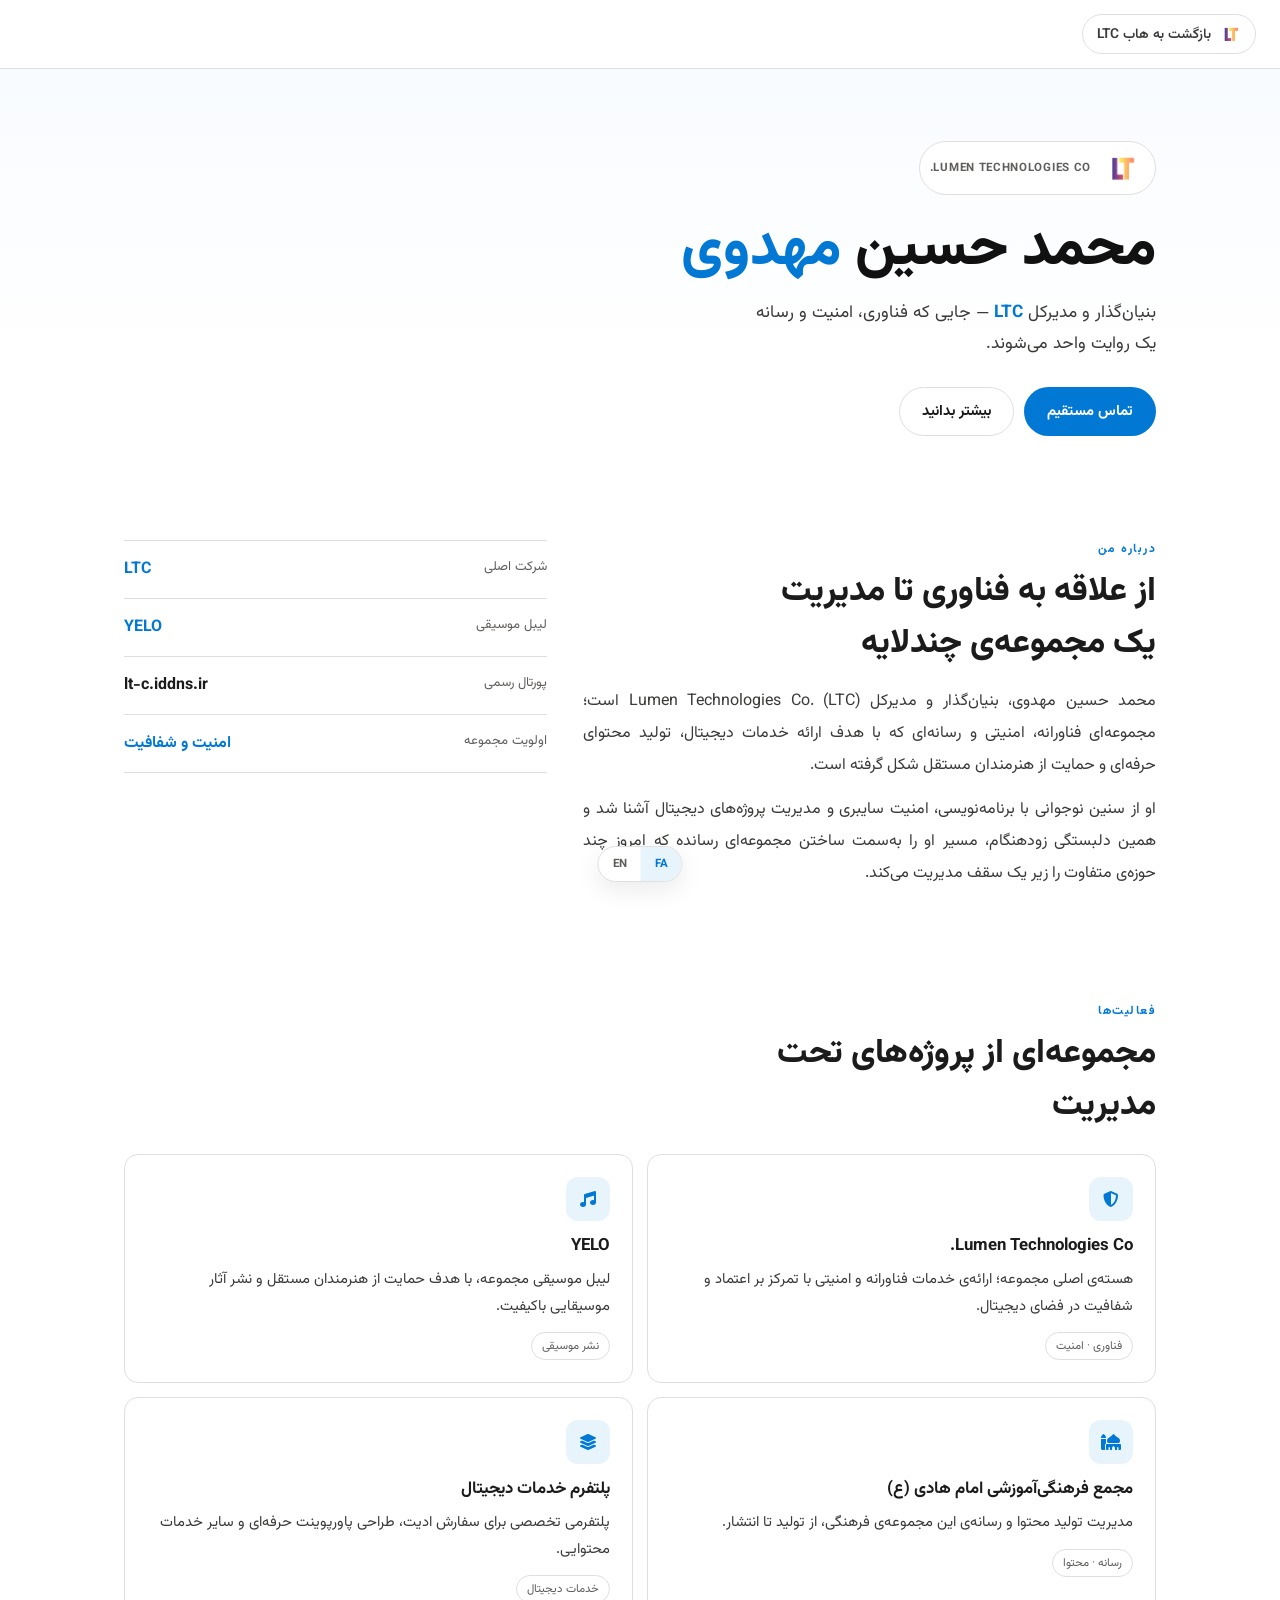
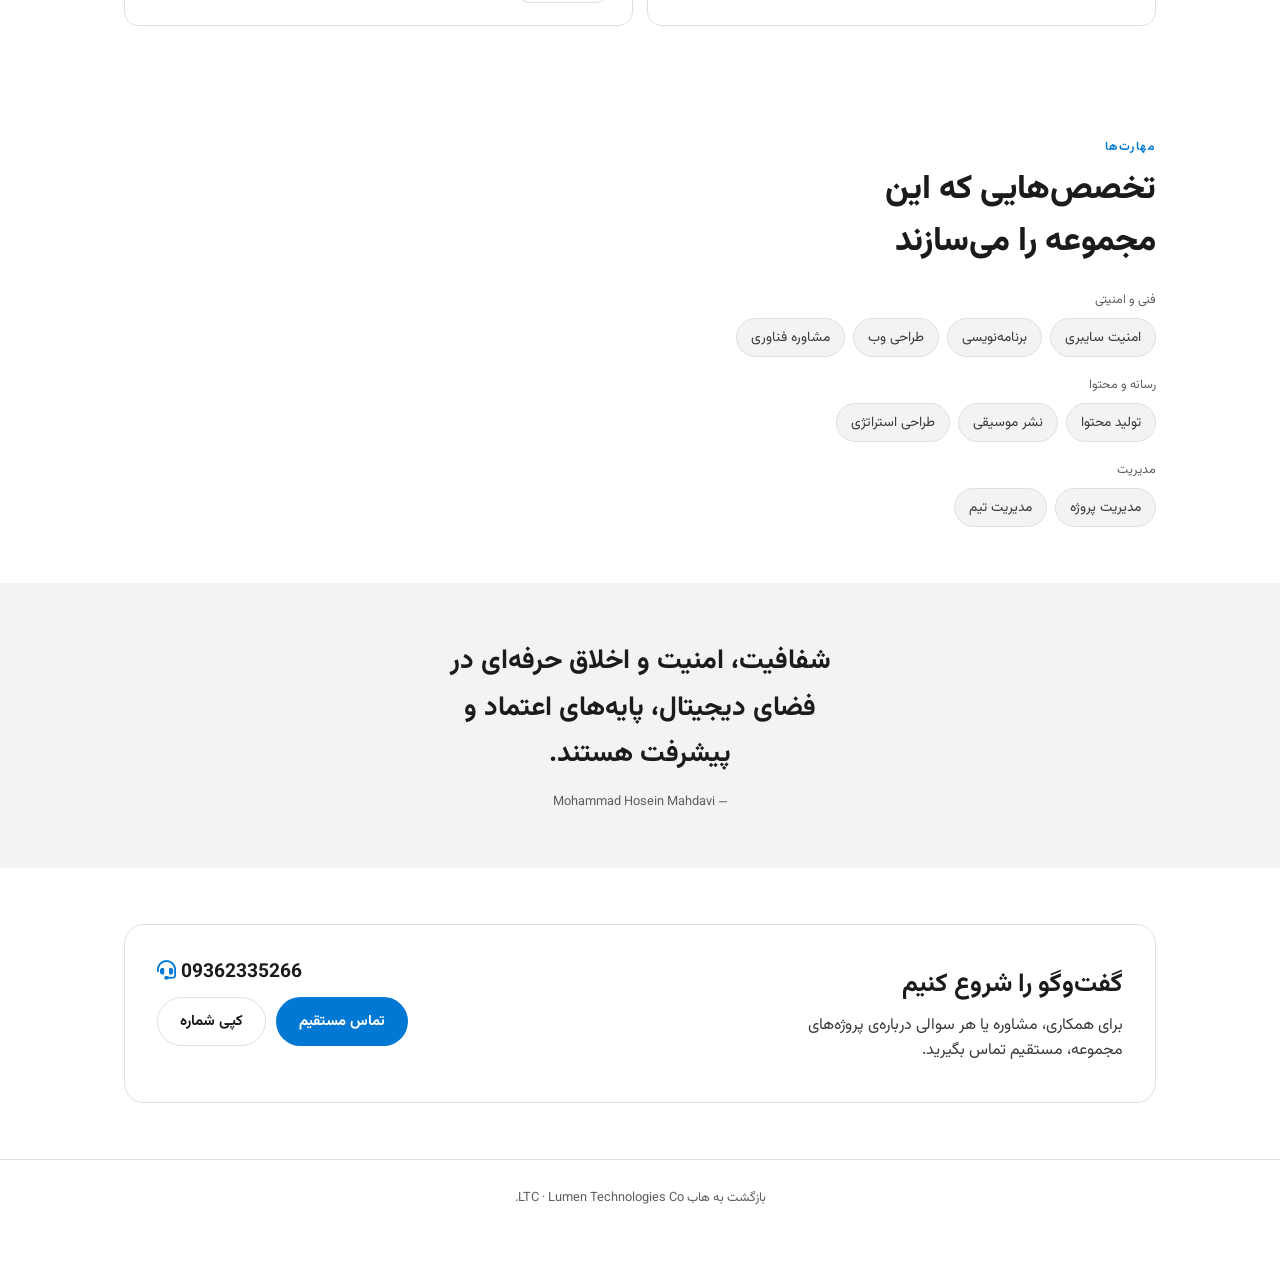
<file: index.html>
<!DOCTYPE html>
<html lang="fa" dir="rtl">
<head>
<meta charset="UTF-8">
<meta name="viewport" content="width=device-width, initial-scale=1.0">
<link rel="icon" href="logo.jpg">
<title>Mohammad Hosein Mahdavi | Lumen Technologies Co.</title>
<link rel="preconnect" href="https://fonts.googleapis.com">
<link rel="preconnect" href="https://fonts.gstatic.com" crossorigin>
<link href="https://fonts.googleapis.com/css2?family=Vazirmatn:wght@300;400;500;600;700;800&display=swap" rel="stylesheet">
<link rel="stylesheet" href="https://cdnjs.cloudflare.com/ajax/libs/font-awesome/6.5.1/css/all.min.css">
<style>
:root{--bg:#ffffff;--bg-2:#f3f3f3;--card:#ffffff;--line:#e1dfdd;--text:#1b1b1b;--text-1:#3b3a39;--text-2:#605e5c;--accent:#0078d4;--accent-2:#106ebe;--accent-soft:#e8f4fc;--font:'Vazirmatn',"Segoe UI",Tahoma,sans-serif;--radius:14px;--radius-l:20px}
*{margin:0;padding:0;box-sizing:border-box}html{scroll-behavior:smooth}
body{font-family:var(--font);background:var(--bg);color:var(--text);overflow-x:hidden}
a{color:inherit;text-decoration:none}
.wrap{max-width:1080px;margin:0 auto;padding:0 24px}
#langToggle{position:fixed;bottom:18px;left:50%;transform:translateX(-50%);z-index:80;display:flex;border-radius:999px;overflow:hidden;border:1px solid var(--line);background:#fff;box-shadow:0 8px 24px rgba(0,0,0,.08)}
#langToggle button{border:0;background:transparent;color:var(--text-2);font-size:.72rem;font-weight:700;padding:8px 14px;cursor:pointer;font-family:inherit}
#langToggle button.active{background:var(--accent-soft);color:var(--accent)}
.topnav{position:sticky;top:0;z-index:50;padding:14px 24px;display:flex;align-items:center;background:rgba(255,255,255,.92);backdrop-filter:blur(12px);border-bottom:1px solid var(--line)}
.hub-link{display:inline-flex;align-items:center;gap:8px;font-size:.86rem;font-weight:600;color:var(--text-1);padding:8px 14px;border-radius:999px;border:1px solid var(--line);background:#fff}
.hero{padding:72px 0 48px;background:linear-gradient(180deg,#f8fbff 0%,#fff 70%)}
.logo-badge{display:inline-flex;align-items:center;gap:12px;background:#fff;border:1px solid var(--line);padding:8px 16px 8px 10px;border-radius:999px;margin-bottom:22px}
.logo-badge img{height:36px;width:36px;object-fit:contain;border-radius:10px;background:#fff}
.logo-badge span{font-size:.72rem;letter-spacing:.06em;color:var(--text-2);font-weight:700}
.hero h1{font-size:clamp(2.1rem,6vw,3.6rem);font-weight:800;line-height:1.15;max-width:16ch;color:#111}
.hero h1 em{font-style:normal;color:var(--accent)}
.hero .role{margin-top:14px;font-size:1.08rem;color:var(--text-1);max-width:42ch;line-height:1.8}
.hero .role strong{color:var(--accent)}
.hero-cta{margin-top:28px;display:flex;gap:10px;flex-wrap:wrap}
.btn{display:inline-flex;align-items:center;gap:8px;font-family:inherit;font-weight:700;font-size:.92rem;padding:12px 22px;border-radius:999px;cursor:pointer;border:1px solid transparent}
.btn-primary{background:var(--accent);color:#fff}.btn-primary:hover{background:var(--accent-2)}
.btn-ghost{background:#fff;color:var(--text);border-color:var(--line)}
section{padding:56px 0}
.eyebrow{font-size:.75rem;letter-spacing:.12em;color:var(--accent);font-weight:700;margin-bottom:8px;text-transform:uppercase}
.section-title{font-size:clamp(1.5rem,3vw,2.1rem);font-weight:800;max-width:20ch;margin-bottom:16px}
.about-grid{display:grid;grid-template-columns:1.15fr .85fr;gap:36px}
.about-text p{color:var(--text-1);line-height:2;text-align:justify}.about-text p+p{margin-top:12px}
.stat-list{border-top:1px solid var(--line)}
.stat-row{display:flex;justify-content:space-between;gap:12px;padding:16px 0;border-bottom:1px solid var(--line)}
.stat-row .k{font-size:.82rem;color:var(--text-2)}.stat-row .v{font-weight:700}.stat-row .v.gold,.stat-row .v.cyan{color:var(--accent)}
.venture-grid{display:grid;grid-template-columns:repeat(2,1fr);gap:14px;margin-top:22px}
.v-card{background:#fff;border:1px solid var(--line);border-radius:var(--radius);padding:22px}
.v-icon{width:44px;height:44px;border-radius:12px;display:flex;align-items:center;justify-content:center;background:var(--accent-soft);color:var(--accent);margin-bottom:12px}
.v-card h3{font-size:1.05rem;margin-bottom:8px}.v-card p{font-size:.92rem;color:var(--text-1);line-height:1.8}
.v-tag{display:inline-block;margin-top:12px;font-size:.72rem;color:var(--text-2);border:1px solid var(--line);border-radius:999px;padding:4px 10px}
.skill-groups{display:flex;flex-direction:column;gap:18px;margin-top:22px}
.g-label{font-size:.78rem;color:var(--text-2);margin-bottom:8px}
.tag-row{display:flex;flex-wrap:wrap;gap:8px}
.tag{font-size:.86rem;color:var(--text-1);padding:8px 14px;border-radius:999px;border:1px solid var(--line);background:var(--bg-2)}
.quote-section{text-align:center;background:var(--bg-2)}
blockquote{font-size:clamp(1.2rem,3vw,1.7rem);font-weight:700;max-width:24ch;margin:0 auto;line-height:1.7}
.quote-attr{margin-top:14px;font-size:.8rem;color:var(--text-2)}
.contact-card{background:#fff;border:1px solid var(--line);border-radius:var(--radius-l);padding:32px;display:flex;align-items:center;justify-content:space-between;gap:24px;flex-wrap:wrap}
.contact-card h2{font-size:1.6rem;margin-bottom:8px}.contact-card p{color:var(--text-1);max-width:36ch}
.contact-actions{display:flex;flex-direction:column;align-items:flex-end;gap:10px}
html[dir="ltr"] .contact-actions{align-items:flex-start}
.phone-display{direction:ltr;font-size:1.2rem;font-weight:700}.phone-display i{color:var(--accent)}
.copy-note{font-size:.72rem;color:var(--accent);height:14px;opacity:0}.copy-note.show{opacity:1}
footer{text-align:center;padding:28px 0 72px;color:var(--text-2);font-size:.8rem;border-top:1px solid var(--line)}
@media(max-width:860px){.about-grid,.venture-grid{grid-template-columns:1fr}.contact-actions{align-items:flex-start;width:100%}}
</style>
</head>
<body>
<div id="langToggle">
  <button type="button" data-lang="fa" class="active">FA</button>
  <button type="button" data-lang="en">EN</button>
</div>
<nav class="topnav"><a href="https://lt-c.iddns.ir/" class="hub-link"><img src="logo.jpg" alt="LTC" style="height:22px;width:22px;object-fit:contain;border-radius:8px" onerror="this.src='https://mhmahdavi1391.github.io/VR/logo.jpg'"><span data-i18n="hub">بازگشت به هاب LTC</span></a></nav>
<header class="hero" id="hero">
  <div class="wrap">
    <div class="logo-badge"><img src="logo.jpg" alt="LTC" onerror="this.src='https://mhmahdavi1391.github.io/VR/logo.jpg'"><span>LUMEN TECHNOLOGIES CO.</span></div>
    <h1 data-i18n="name">محمد حسین <em>مهدوی</em></h1>
    <p class="role" data-i18n="role">بنیان‌گذار و مدیرکل <strong>LTC</strong> — جایی که فناوری، امنیت و رسانه یک روایت واحد می‌شوند.</p>
    <div class="hero-cta">
      <a href="tel:09362335266" class="btn btn-primary" data-i18n="call">تماس مستقیم</a>
      <a href="#about" class="btn btn-ghost" data-i18n="more">بیشتر بدانید</a>
    </div>
  </div>
</header>
<section id="about"><div class="wrap about-grid">
  <div><p class="eyebrow" data-i18n="about_eyebrow">درباره من</p>
  <h2 class="section-title" data-i18n="about_title">از علاقه به فناوری تا مدیریت یک مجموعه‌ی چندلایه</h2>
  <div class="about-text">
    <p data-i18n="about_p1">محمد حسین مهدوی، بنیان‌گذار و مدیرکل Lumen Technologies Co. (LTC) است؛ مجموعه‌ای فناورانه، امنیتی و رسانه‌ای که با هدف ارائه خدمات دیجیتال، تولید محتوای حرفه‌ای و حمایت از هنرمندان مستقل شکل گرفته است.</p>
    <p data-i18n="about_p2">او از سنین نوجوانی با برنامه‌نویسی، امنیت سایبری و مدیریت پروژه‌های دیجیتال آشنا شد و همین دلبستگی زودهنگام، مسیر او را به‌سمت ساختن مجموعه‌ای رسانده که امروز چند حوزه‌ی متفاوت را زیر یک سقف مدیریت می‌کند.</p>
  </div></div>
  <div class="stat-list">
    <div class="stat-row"><span class="k" data-i18n="stat_company">شرکت اصلی</span><span class="v gold">LTC</span></div>
    <div class="stat-row"><span class="k" data-i18n="stat_label">لیبل موسیقی</span><span class="v cyan">YELO</span></div>
    <div class="stat-row"><span class="k" data-i18n="stat_portal">پورتال رسمی</span><span class="v">lt-c.iddns.ir</span></div>
    <div class="stat-row"><span class="k" data-i18n="stat_priority">اولویت مجموعه</span><span class="v gold" data-i18n="stat_priority_v">امنیت و شفافیت</span></div>
  </div>
</div></section>
<section id="ventures"><div class="wrap">
  <p class="eyebrow" data-i18n="ventures_eyebrow">فعالیت‌ها</p>
  <h2 class="section-title" data-i18n="ventures_title">مجموعه‌ای از پروژه‌های تحت مدیریت</h2>
  <div class="venture-grid">
    <div class="v-card"><div class="v-icon"><i class="fa-solid fa-shield-halved"></i></div><h3>Lumen Technologies Co.</h3><p data-i18n="v1">هسته‌ی اصلی مجموعه؛ ارائه‌ی خدمات فناورانه و امنیتی با تمرکز بر اعتماد و شفافیت در فضای دیجیتال.</p><span class="v-tag" data-i18n="v1t">فناوری · امنیت</span></div>
    <div class="v-card"><div class="v-icon"><i class="fa-solid fa-music"></i></div><h3>YELO</h3><p data-i18n="v2">لیبل موسیقی مجموعه، با هدف حمایت از هنرمندان مستقل و نشر آثار موسیقایی باکیفیت.</p><span class="v-tag" data-i18n="v2t">نشر موسیقی</span></div>
    <div class="v-card"><div class="v-icon"><i class="fa-solid fa-mosque"></i></div><h3 data-i18n="v3h">مجمع فرهنگی‌آموزشی امام هادی (ع)</h3><p data-i18n="v3">مدیریت تولید محتوا و رسانه‌ی این مجموعه‌ی فرهنگی، از تولید تا انتشار.</p><span class="v-tag" data-i18n="v3t">رسانه · محتوا</span></div>
    <div class="v-card"><div class="v-icon"><i class="fa-solid fa-layer-group"></i></div><h3 data-i18n="v4h">پلتفرم خدمات دیجیتال</h3><p data-i18n="v4">پلتفرمی تخصصی برای سفارش ادیت، طراحی پاورپوینت حرفه‌ای و سایر خدمات محتوایی.</p><span class="v-tag" data-i18n="v4t">خدمات دیجیتال</span></div>
  </div>
</div></section>
<section id="skills"><div class="wrap">
  <p class="eyebrow" data-i18n="skills_eyebrow">مهارت‌ها</p>
  <h2 class="section-title" data-i18n="skills_title">تخصص‌هایی که این مجموعه را می‌سازند</h2>
  <div class="skill-groups">
    <div><div class="g-label" data-i18n="sg1">فنی و امنیتی</div><div class="tag-row"><span class="tag" data-i18n="t1">امنیت سایبری</span><span class="tag" data-i18n="t2">برنامه‌نویسی</span><span class="tag" data-i18n="t3">طراحی وب</span><span class="tag" data-i18n="t4">مشاوره فناوری</span></div></div>
    <div><div class="g-label" data-i18n="sg2">رسانه و محتوا</div><div class="tag-row"><span class="tag" data-i18n="t5">تولید محتوا</span><span class="tag" data-i18n="t6">نشر موسیقی</span><span class="tag" data-i18n="t7">طراحی استراتژی</span></div></div>
    <div><div class="g-label" data-i18n="sg3">مدیریت</div><div class="tag-row"><span class="tag" data-i18n="t8">مدیریت پروژه</span><span class="tag" data-i18n="t9">مدیریت تیم</span></div></div>
  </div>
</div></section>
<section class="quote-section"><div class="wrap">
  <blockquote data-i18n="quote">شفافیت، امنیت و اخلاق حرفه‌ای در فضای دیجیتال، پایه‌های اعتماد و پیشرفت هستند.</blockquote>
  <div class="quote-attr">— Mohammad Hosein Mahdavi</div>
</div></section>
<section id="contact"><div class="wrap"><div class="contact-card">
  <div><h2 data-i18n="contact_title">گفت‌وگو را شروع کنیم</h2><p data-i18n="contact_text">برای همکاری، مشاوره یا هر سوالی درباره‌ی پروژه‌های مجموعه، مستقیم تماس بگیرید.</p></div>
  <div class="contact-actions">
    <div class="phone-display"><i class="fa-solid fa-headset"></i> 09362335266</div>
    <div style="display:flex;gap:.6rem">
      <a href="tel:09362335266" class="btn btn-primary" data-i18n="call2">تماس مستقیم</a>
      <button class="btn btn-ghost" id="copyBtn" data-i18n="copy">کپی شماره</button>
    </div>
    <div class="copy-note" id="copyNote" data-i18n="copied">شماره کپی شد</div>
  </div>
</div></div></section>
<footer><a href="https://lt-c.iddns.ir" data-i18n="hub2">بازگشت به هاب LTC</a> · Lumen Technologies Co.</footer>
<script>
(function(){
  var I18N={
    fa:{
      hub:'بازگشت به هاب LTC',name:'محمد حسین <em>مهدوی</em>',role:'بنیان‌گذار و مدیرکل <strong>LTC</strong> — جایی که فناوری، امنیت و رسانه یک روایت واحد می‌شوند.',call:'تماس مستقیم',more:'بیشتر بدانید',
      about_eyebrow:'درباره من',about_title:'از علاقه به فناوری تا مدیریت یک مجموعه‌ی چندلایه',
      about_p1:'محمد حسین مهدوی، بنیان‌گذار و مدیرکل Lumen Technologies Co. (LTC) است؛ مجموعه‌ای فناورانه، امنیتی و رسانه‌ای که با هدف ارائه خدمات دیجیتال، تولید محتوای حرفه‌ای و حمایت از هنرمندان مستقل شکل گرفته است.',
      about_p2:'او از سنین نوجوانی با برنامه‌نویسی، امنیت سایبری و مدیریت پروژه‌های دیجیتال آشنا شد و همین دلبستگی زودهنگام، مسیر او را به‌سمت ساختن مجموعه‌ای رسانده که امروز چند حوزه‌ی متفاوت را زیر یک سقف مدیریت می‌کند.',
      stat_company:'شرکت اصلی',stat_label:'لیبل موسیقی',stat_portal:'پورتال رسمی',stat_priority:'اولویت مجموعه',stat_priority_v:'امنیت و شفافیت',
      ventures_eyebrow:'فعالیت‌ها',ventures_title:'مجموعه‌ای از پروژه‌های تحت مدیریت',
      v1:'هسته‌ی اصلی مجموعه؛ ارائه‌ی خدمات فناورانه و امنیتی با تمرکز بر اعتماد و شفافیت در فضای دیجیتال.',v1t:'فناوری · امنیت',
      v2:'لیبل موسیقی مجموعه، با هدف حمایت از هنرمندان مستقل و نشر آثار موسیقایی باکیفیت.',v2t:'نشر موسیقی',
      v3h:'مجمع فرهنگی‌آموزشی امام هادی (ع)',v3:'مدیریت تولید محتوا و رسانه‌ی این مجموعه‌ی فرهنگی، از تولید تا انتشار.',v3t:'رسانه · محتوا',
      v4h:'پلتفرم خدمات دیجیتال',v4:'پلتفرمی تخصصی برای سفارش ادیت، طراحی پاورپوینت حرفه‌ای و سایر خدمات محتوایی.',v4t:'خدمات دیجیتال',
      skills_eyebrow:'مهارت‌ها',skills_title:'تخصص‌هایی که این مجموعه را می‌سازند',
      sg1:'فنی و امنیتی',t1:'امنیت سایبری',t2:'برنامه‌نویسی',t3:'طراحی وب',t4:'مشاوره فناوری',
      sg2:'رسانه و محتوا',t5:'تولید محتوا',t6:'نشر موسیقی',t7:'طراحی استراتژی',
      sg3:'مدیریت',t8:'مدیریت پروژه',t9:'مدیریت تیم',
      quote:'شفافیت، امنیت و اخلاق حرفه‌ای در فضای دیجیتال، پایه‌های اعتماد و پیشرفت هستند.',
      contact_title:'گفت‌وگو را شروع کنیم',contact_text:'برای همکاری، مشاوره یا هر سوالی درباره‌ی پروژه‌های مجموعه، مستقیم تماس بگیرید.',
      call2:'تماس مستقیم',copy:'کپی شماره',copied:'شماره کپی شد',hub2:'بازگشت به هاب LTC'
    },
    en:{
      hub:'Back to LTC Hub',name:'Mohammad Hosein <em>Mahdavi</em>',role:'Founder & CEO of <strong>LTC</strong> — where technology, security, and media form one narrative.',call:'Call now',more:'Learn more',
      about_eyebrow:'About me',about_title:'From a passion for technology to leading a multi-layered organization',
      about_p1:'Mohammad Hosein Mahdavi is the founder and CEO of Lumen Technologies Co. (LTC), a technology, security, and media group built to deliver digital services, produce professional content, and support independent artists.',
      about_p2:'He began working with programming, cybersecurity, and digital projects at a young age. That early interest led him to build an organization that now brings several different fields under one roof.',
      stat_company:'Main company',stat_label:'Music label',stat_portal:'Official portal',stat_priority:'Group priority',stat_priority_v:'Security and transparency',
      ventures_eyebrow:'Work',ventures_title:'Projects under management',
      v1:'The core of the group: technology and security services focused on trust and transparency in digital spaces.',v1t:'Technology · Security',
      v2:'The group music label, created to support independent artists and publish high-quality music.',v2t:'Music publishing',
      v3h:'Imam Hadi Cultural and Educational Assembly',v3:'Content and media management for this cultural organization, from production to publication.',v3t:'Media · Content',
      v4h:'Digital services platform',v4:'A specialized platform for editing orders, professional PowerPoint design, and other content services.',v4t:'Digital services',
      skills_eyebrow:'Skills',skills_title:'The expertise behind this organization',
      sg1:'Technical and security',t1:'Cybersecurity',t2:'Programming',t3:'Web design',t4:'Technology consulting',
      sg2:'Media and content',t5:'Content production',t6:'Music publishing',t7:'Strategy design',
      sg3:'Management',t8:'Project management',t9:'Team management',
      quote:'Transparency, security, and professional ethics in digital spaces are the foundations of trust and progress.',
      contact_title:'Let’s start a conversation',contact_text:'For collaboration, consulting, or any question about the group’s projects, call directly.',
      call2:'Call now',copy:'Copy number',copied:'Number copied',hub2:'Back to LTC Hub'
    }
  };
  var lang=localStorage.getItem('ltc_lang')||'fa';
  function apply(){
    var d=I18N[lang]||I18N.fa;
    document.documentElement.lang=lang;
    document.documentElement.dir=lang==='fa'?'rtl':'ltr';
    document.querySelectorAll('#langToggle button').forEach(function(b){b.classList.toggle('active',b.getAttribute('data-lang')===lang);});
    document.querySelectorAll('[data-i18n]').forEach(function(el){
      var k=el.getAttribute('data-i18n');
      if(d[k]) el.innerHTML=d[k];
    });
  }
  document.querySelectorAll('#langToggle button').forEach(function(btn){
    btn.addEventListener('click',function(){lang=btn.getAttribute('data-lang');localStorage.setItem('ltc_lang',lang);apply();});
  });
  document.getElementById('copyBtn').addEventListener('click',function(){
    navigator.clipboard.writeText('09362335266').then(function(){
      var n=document.getElementById('copyNote');n.classList.add('show');setTimeout(function(){n.classList.remove('show')},1800);
    });
  });
  apply();
})();
</script>
</body>
</html>
</file>
